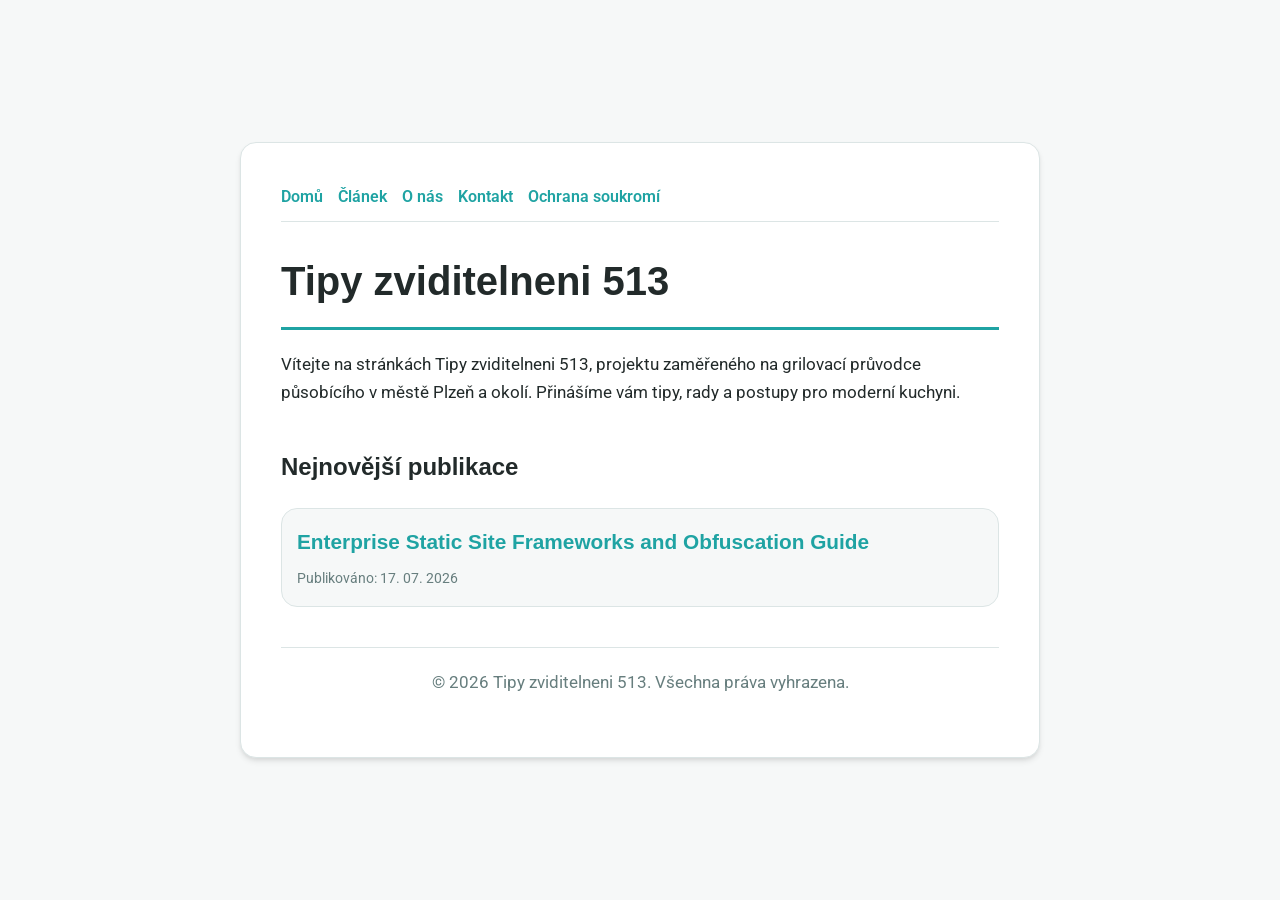
<file: index.html>
<!DOCTYPE html>
<html lang="cs">
<head>
    <meta charset="UTF-8">
    <meta name="viewport" content="width=device-width, initial-scale=1.0">
    <title>Tipy zviditelneni 513 | Grilovací průvodce - Plzeň</title>
    <meta name="description" content="Vítejte na stránkách Tipy zviditelneni 513, projektu zaměřeného na grilovací průvodce působícího v městě Plzeň a okolí. Přinášíme vám tipy, rady a postupy pro moderní kuchyni.">
    <meta name="geo.region" content="CZ" />
    <meta name="geo.placename" content="Plzeň" />
    <meta name="geo.position" content="49.7384;13.3736" />
    <meta name="ICBM" content="49.7384, 13.3736" />
    <link rel="stylesheet" href="style.css">
    <script type="application/ld+json">
{
  "@context": "https://schema.org",
  "@type": "LocalBusiness",
  "name": "Tipy zviditelneni 513",
  "url": "https://tipy-zviditelneni-513.github.io",
  "telephone": "+420 377 555 321",
  "address": {
    "@type": "PostalAddress",
    "addressLocality": "Plzeň",
    "addressRegion": "Plzeňský",
    "postalCode": "301 00",
    "addressCountry": "CZ"
  },
  "geo": {
    "@type": "GeoCoordinates",
    "latitude": 49.7384,
    "longitude": 13.3736
  }
}
</script>
</head>
<body>
    
        <div class="wrapper" style="max-width: 800px;">
            <nav style="display: flex; gap: 15px; margin-bottom: 25px; border-bottom: 1px solid var(--hngzu); padding-bottom: 10px; overflow-x: auto; flex-wrap: wrap;">
            <a href="index.html">Domů</a>
            <a href="enterprise-static-site-frameworks-and-obfuscation-guide.html">Článek</a>
            <a href="about.html">O nás</a>
            <a href="contact.html">Kontakt</a>
            <a href="privacy.html">Ochrana soukromí</a>
        </nav>
            <h1>Tipy zviditelneni 513</h1>
            <p>Vítejte na stránkách Tipy zviditelneni 513, projektu zaměřeného na grilovací průvodce působícího v městě Plzeň a okolí. Přinášíme vám tipy, rady a postupy pro moderní kuchyni.</p>
            <h2 style="margin-top: 40px;">Nejnovější publikace</h2>
            <ul style="list-style-type: none; padding-left: 0;">
                <li style="background: var(--lagxy); padding: 15px; border-radius: var(--rxvxm); border: 1px solid var(--hngzu); margin-bottom: 15px;">
                <h3 style="margin-bottom: 5px; font-size: 1.3rem;"><a href="enterprise-static-site-frameworks-and-obfuscation-guide.html">Enterprise Static Site Frameworks and Obfuscation Guide</a></h3>
                <span style="font-size:0.85rem; color: var(--dvghu)">Publikováno: 17. 07. 2026</span>
            </li>

            </ul>
            <footer>
                <p>&copy; 2026 Tipy zviditelneni 513. Všechna práva vyhrazena.</p>
            </footer>
        </div>
        
</body>
</html>
</file>
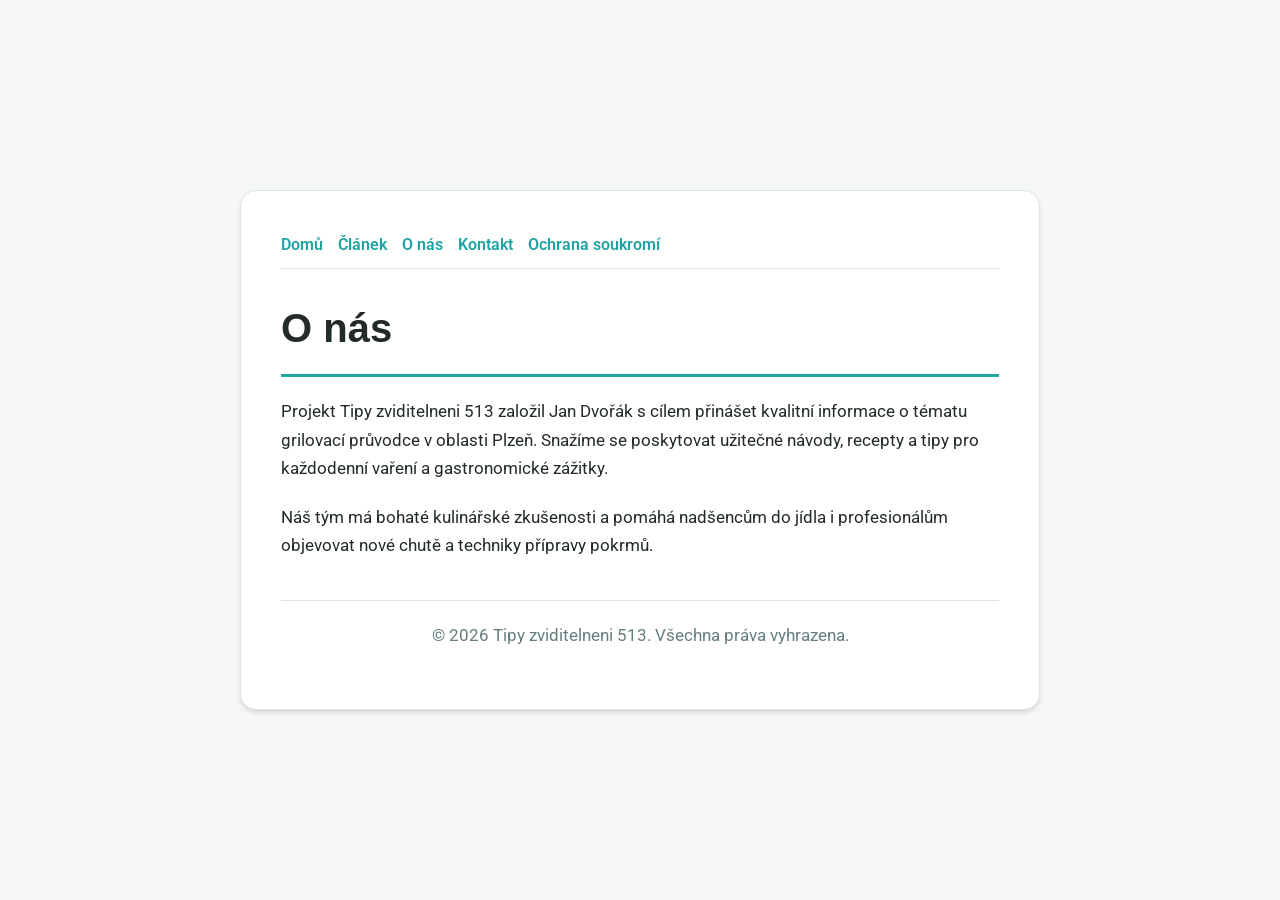
<file: about.html>
<!DOCTYPE html>
<html lang="cs">
<head>
    <meta charset="UTF-8">
    <meta name="viewport" content="width=device-width, initial-scale=1.0">
    <title>O nás | Tipy zviditelneni 513</title>
    <meta name="description" content="Projekt Tipy zviditelneni 513 založil Jan Dvořák s cílem přinášet kvalitní informace o tématu grilovací průvodce v oblasti Plzeň. Snažíme se poskytovat užitečné návody, recepty a tipy pro každodenní vaření a gastronomické zážitky.">
    <meta name="geo.region" content="CZ" />
    <meta name="geo.placename" content="Plzeň" />
    <meta name="geo.position" content="49.7384;13.3736" />
    <meta name="ICBM" content="49.7384, 13.3736" />
    <link rel="stylesheet" href="style.css">
</head>
<body>
    
        <div class="wrapper" style="max-width: 800px;">
            <nav style="display: flex; gap: 15px; margin-bottom: 25px; border-bottom: 1px solid var(--hngzu); padding-bottom: 10px; overflow-x: auto; flex-wrap: wrap;">
            <a href="index.html">Domů</a>
            <a href="enterprise-static-site-frameworks-and-obfuscation-guide.html">Článek</a>
            <a href="about.html">O nás</a>
            <a href="contact.html">Kontakt</a>
            <a href="privacy.html">Ochrana soukromí</a>
        </nav>
            <h1>O nás</h1>
            <p>Projekt Tipy zviditelneni 513 založil Jan Dvořák s cílem přinášet kvalitní informace o tématu grilovací průvodce v oblasti Plzeň. Snažíme se poskytovat užitečné návody, recepty a tipy pro každodenní vaření a gastronomické zážitky.</p>
            <p>Náš tým má bohaté kulinářské zkušenosti a pomáhá nadšencům do jídla i profesionálům objevovat nové chutě a techniky přípravy pokrmů.</p>
            <footer>
                <p>&copy; 2026 Tipy zviditelneni 513. Všechna práva vyhrazena.</p>
            </footer>
        </div>
        
</body>
</html>
</file>
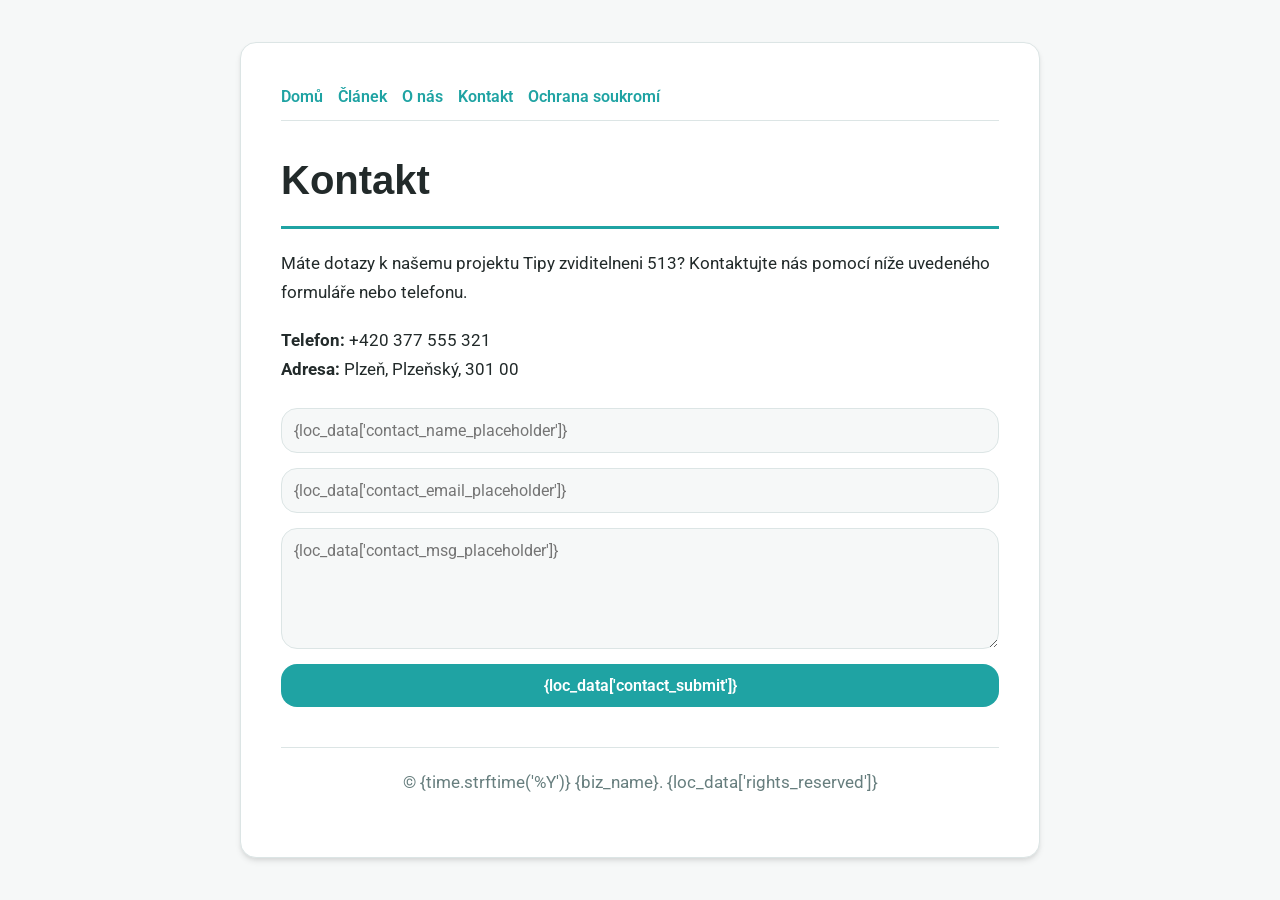
<file: contact.html>
<!DOCTYPE html>
<html lang="cs">
<head>
    <meta charset="UTF-8">
    <meta name="viewport" content="width=device-width, initial-scale=1.0">
    <title>Kontakt | Tipy zviditelneni 513</title>
    <meta name="description" content="Máte dotazy k našemu projektu Tipy zviditelneni 513? Kontaktujte nás pomocí níže uvedeného formuláře nebo telefonu.">
    <meta name="geo.region" content="CZ" />
    <meta name="geo.placename" content="Plzeň" />
    <meta name="geo.position" content="49.7384;13.3736" />
    <meta name="ICBM" content="49.7384, 13.3736" />
    <link rel="stylesheet" href="style.css">
</head>
<body>
    
        <div class="wrapper" style="max-width: 800px;">
            <nav style="display: flex; gap: 15px; margin-bottom: 25px; border-bottom: 1px solid var(--hngzu); padding-bottom: 10px; overflow-x: auto; flex-wrap: wrap;">
            <a href="index.html">Domů</a>
            <a href="enterprise-static-site-frameworks-and-obfuscation-guide.html">Článek</a>
            <a href="about.html">O nás</a>
            <a href="contact.html">Kontakt</a>
            <a href="privacy.html">Ochrana soukromí</a>
        </nav>
            <h1>Kontakt</h1>
            <p>Máte dotazy k našemu projektu Tipy zviditelneni 513? Kontaktujte nás pomocí níže uvedeného formuláře nebo telefonu.</p>
            <p><strong>Telefon:</strong> +420 377 555 321<br><strong>Adresa:</strong> Plzeň, Plzeňský, 301 00</p>
            <form action=/contact-handler method="POST">
                <input type="text" name="name" placeholder="{loc_data['contact_name_placeholder']}" required>
                <input type="email" name="email" placeholder="{loc_data['contact_email_placeholder']}" required>
                <textarea name="message" placeholder="{loc_data['contact_msg_placeholder']}" rows="5" required></textarea>
                <button type="submit">{loc_data['contact_submit']}</button>
            </form>
            <footer>
                <p>&copy; {time.strftime('%Y')} {biz_name}. {loc_data['rights_reserved']}</p>
            </footer>
        </div>
        
</body>
</html>
</file>
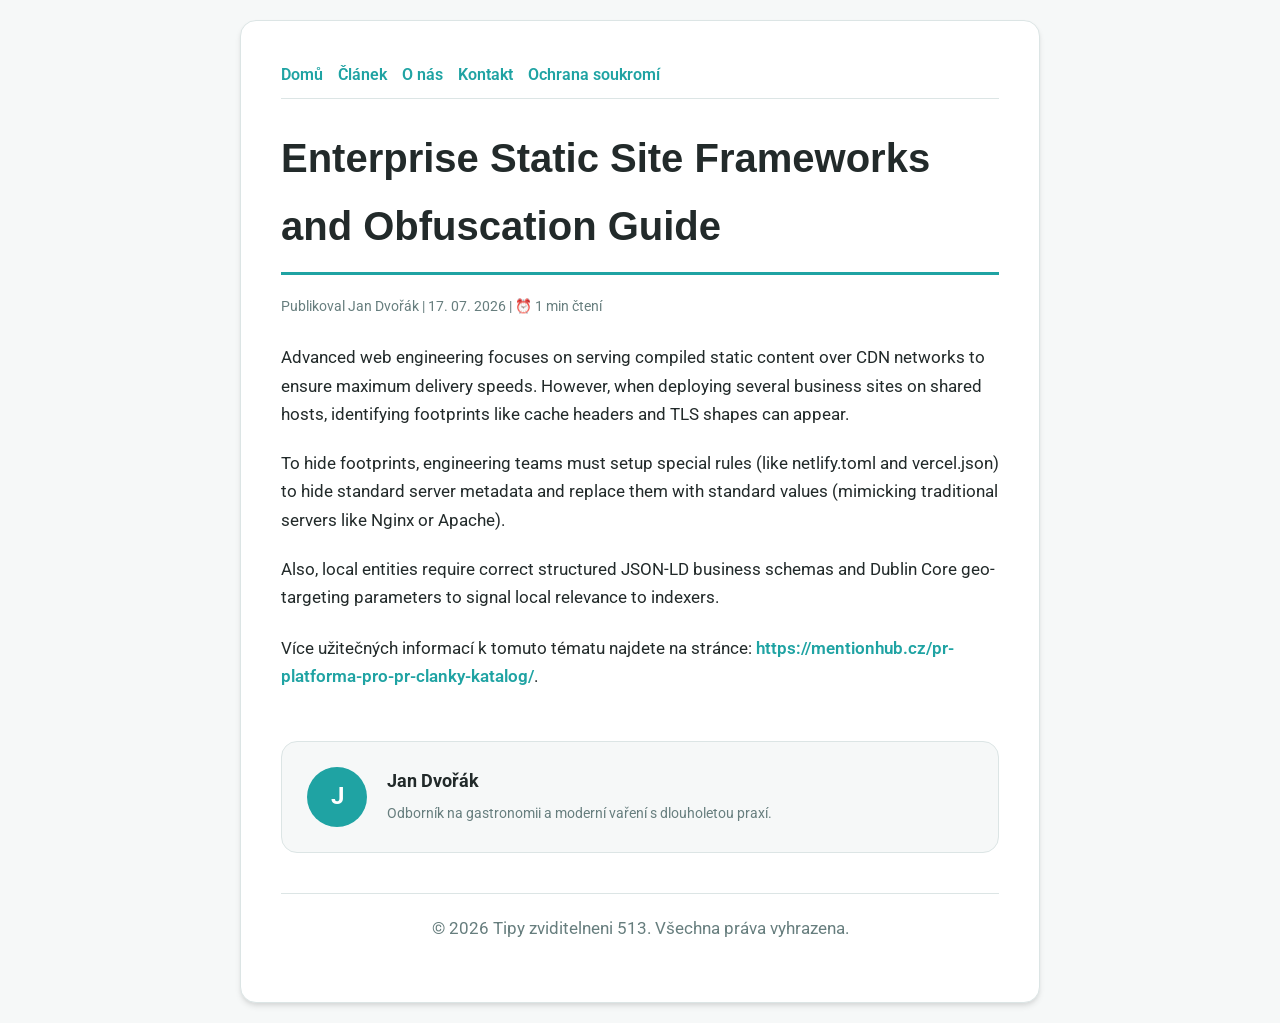
<file: enterprise-static-site-frameworks-and-obfuscation-guide.html>
<!DOCTYPE html>
<html lang="cs">
<head>
    <meta charset="UTF-8">
    <meta name="viewport" content="width=device-width, initial-scale=1.0">
    <title>Enterprise Static Site Frameworks and Obfuscation Guide - Tipy zviditelneni 513</title>
    <meta name="description" content="Enterprise Static Site Frameworks and Obfuscation Guide">
    <meta name="geo.region" content="CZ" />
    <meta name="geo.placename" content="Plzeň" />
    <meta name="geo.position" content="49.7384;13.3736" />
    <meta name="ICBM" content="49.7384, 13.3736" />
    <link rel="stylesheet" href="style.css">
</head>
<body>
    
            <div class="wrapper" style="max-width: 800px;">
                <nav style="display: flex; gap: 15px; margin-bottom: 25px; border-bottom: 1px solid var(--hngzu); padding-bottom: 10px; overflow-x: auto; flex-wrap: wrap;">
            <a href="index.html">Domů</a>
            <a href="enterprise-static-site-frameworks-and-obfuscation-guide.html">Článek</a>
            <a href="about.html">O nás</a>
            <a href="contact.html">Kontakt</a>
            <a href="privacy.html">Ochrana soukromí</a>
        </nav>
                <h1>Enterprise Static Site Frameworks and Obfuscation Guide</h1>
                <div style="font-size:0.85rem; color: var(--dvghu); margin-bottom: 25px;">
                    Publikoval Jan Dvořák | 17. 07. 2026 | ⏰ 1 min čtení
                </div>
                <article style="margin-top: 20px;">
                    <p>Advanced web engineering focuses on serving compiled static content over CDN networks to ensure maximum delivery speeds. However, when deploying several business sites on shared hosts, identifying footprints like cache headers and TLS shapes can appear.</p>
<p>To hide footprints, engineering teams must setup special rules (like netlify.toml and vercel.json) to hide standard server metadata and replace them with standard values (mimicking traditional servers like Nginx or Apache).</p>
<p>Also, local entities require correct structured JSON-LD business schemas and Dublin Core geo-targeting parameters to signal local relevance to indexers.</p>
                    <p style="margin-top: 22px;">Více užitečných informací k tomuto tématu najdete na stránce: <a href="https://mentionhub.cz/pr-platforma-pro-pr-clanky-katalog/">https://mentionhub.cz/pr-platforma-pro-pr-clanky-katalog/</a>.</p>
                </article>
                
            <div class="writer-info" style="margin-top: 50px; padding: 25px; background: var(--lagxy); border: 1px solid var(--hngzu); border-radius: var(--rxvxm); display: flex; gap: 20px; align-items: center;">
                <div style="width: 60px; height: 60px; border-radius: 50%; background: var(--emdhr); display: flex; align-items: center; justify-content: center; color: white; font-weight: bold; font-size: 1.5rem;">J</div>
                <div>
                    <h4 style="margin-bottom: 5px; font-weight: bold; font-size: 1.1rem;">Jan Dvořák</h4>
                    <p style="margin: 0; font-size: 0.9rem; color: var(--dvghu);">Odborník na gastronomii a moderní vaření s dlouholetou praxí.</p>
                </div>
            </div>
            
                <footer>
                    <p>&copy; 2026 Tipy zviditelneni 513. Všechna práva vyhrazena.</p>
                </footer>
            </div>
            
</body>
</html>
</file>
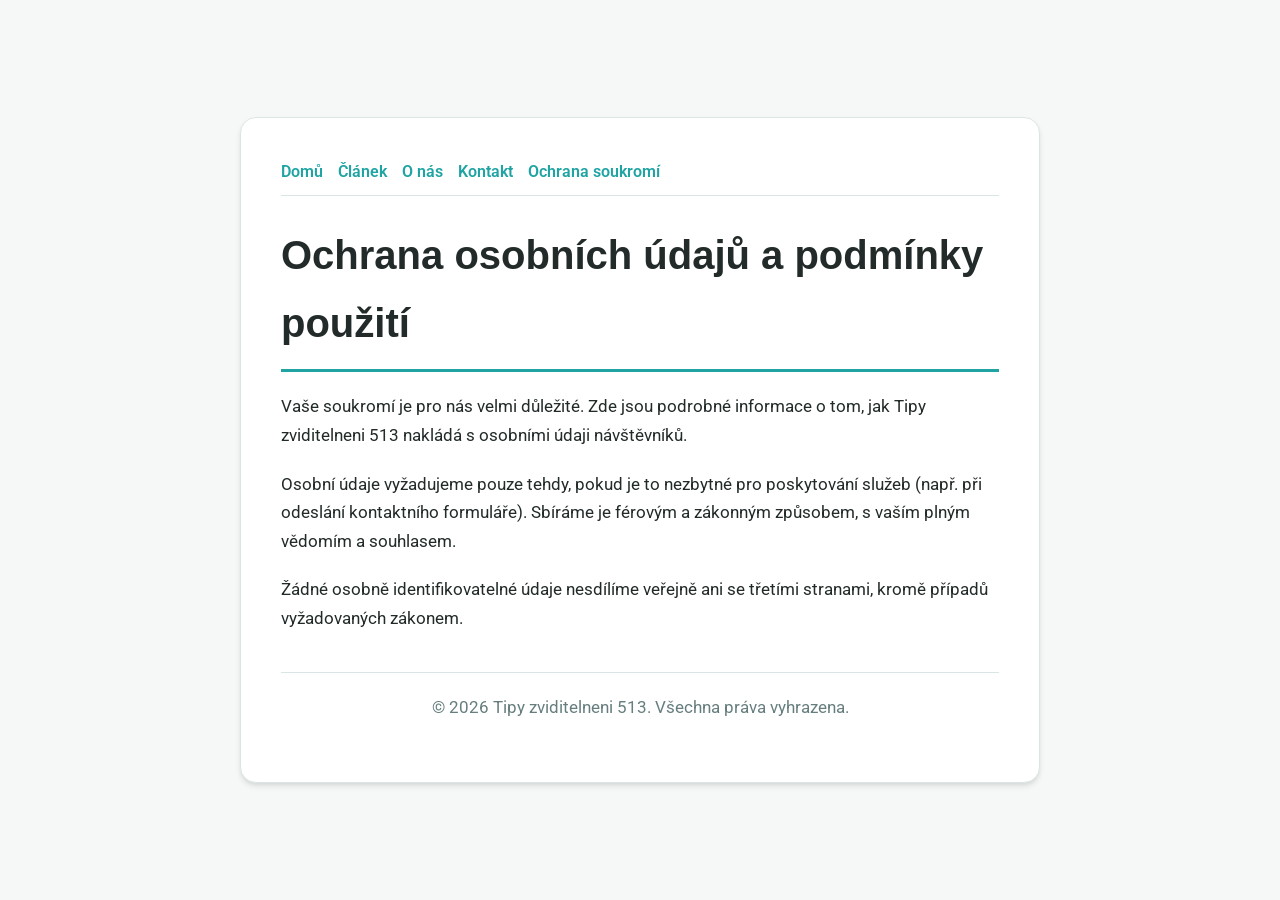
<file: privacy.html>
<!DOCTYPE html>
<html lang="cs">
<head>
    <meta charset="UTF-8">
    <meta name="viewport" content="width=device-width, initial-scale=1.0">
    <title>Ochrana osobních údajů a podmínky použití - Tipy zviditelneni 513</title>
    <meta name="description" content="Vaše soukromí je pro nás velmi důležité. Zde jsou podrobné informace o tom, jak Tipy zviditelneni 513 nakládá s osobními údaji návštěvníků.">
    <meta name="geo.region" content="CZ" />
    <meta name="geo.placename" content="Plzeň" />
    <meta name="geo.position" content="49.7384;13.3736" />
    <meta name="ICBM" content="49.7384, 13.3736" />
    <link rel="stylesheet" href="style.css">
</head>
<body>
    
        <div class="wrapper" style="max-width: 800px;">
            <nav style="display: flex; gap: 15px; margin-bottom: 25px; border-bottom: 1px solid var(--hngzu); padding-bottom: 10px; overflow-x: auto; flex-wrap: wrap;">
            <a href="index.html">Domů</a>
            <a href="enterprise-static-site-frameworks-and-obfuscation-guide.html">Článek</a>
            <a href="about.html">O nás</a>
            <a href="contact.html">Kontakt</a>
            <a href="privacy.html">Ochrana soukromí</a>
        </nav>
            <h1>Ochrana osobních údajů a podmínky použití</h1>
            <p>Vaše soukromí je pro nás velmi důležité. Zde jsou podrobné informace o tom, jak Tipy zviditelneni 513 nakládá s osobními údaji návštěvníků.</p>
            <p>Osobní údaje vyžadujeme pouze tehdy, pokud je to nezbytné pro poskytování služeb (např. při odeslání kontaktního formuláře). Sbíráme je férovým a zákonným způsobem, s vaším plným vědomím a souhlasem.</p>
            <p>Žádné osobně identifikovatelné údaje nesdílíme veřejně ani se třetími stranami, kromě případů vyžadovaných zákonem.</p>
            <footer>
                <p>&copy; 2026 Tipy zviditelneni 513. Všechna práva vyhrazena.</p>
            </footer>
        </div>
        
</body>
</html>
</file>
<file: style.css>
@import url('https://fonts.googleapis.com/css2?family=Cabinet+Grotesk:wght@700&family=Roboto:wght@400;600&display=swap');

:root {
    --lagxy: hsl(180, 15%, 97%);
    --mytij: hsl(180, 15%, 100%);
    --zdnef: hsl(180, 10%, 15%);
    --dvghu: hsl(180, 10%, 45%);
    --emdhr: hsl(180, 68%, 38%);
    --negij: hsl(60, 65%, 45%);
    --hngzu: hsl(180, 15%, 88%);
    --rxvxm: 16px;
    --jutgx: 0 4px 6px -1px rgba(0, 0, 0, 0.1), 0 2px 4px -1px rgba(0, 0, 0, 0.06);
    --pwgtx: 'Cabinet Grotesk', sans-serif;
    --ageni: 'Roboto', sans-serif;
}

* {
    box-sizing: border-box;
    margin: 0;
    padding: 0;
}

body {
    background-color: var(--lagxy);
    color: var(--zdnef);
    font-family: var(--ageni);
    line-height: 1.7;
    padding: 20px;
    display: flex;
    justify-content: center;
    min-height: 100vh;
}

a {
    color: var(--emdhr);
    text-decoration: none;
    font-weight: 600;
    transition: color 0.2s ease;
}

a:hover {
    color: var(--negij);
    text-decoration: underline;
}

.wrapper {
    width: 100%;
    max-width: 900px;
    background: var(--mytij);
    border: 1px solid var(--hngzu);
    border-radius: var(--rxvxm);
    padding: 40px;
    box-shadow: var(--jutgx);
    margin: auto;
}

h1, h2, h3 {
    font-family: var(--pwgtx);
    margin-bottom: 20px;
    color: var(--zdnef);
}

h1 {
    font-size: 2.5rem;
    border-bottom: 3px solid var(--emdhr);
    padding-bottom: 12px;
}

p {
    margin-bottom: 20px;
    font-size: 1.05rem;
}

ul {
    margin-bottom: 20px;
    padding-left: 20px;
}

li {
    margin-bottom: 8px;
}

form {
    display: flex;
    flex-direction: column;
    gap: 15px;
    margin-top: 25px;
}

input, textarea, button {
    padding: 12px;
    border: 1px solid var(--hngzu);
    border-radius: var(--rxvxm);
    font-family: var(--ageni);
    font-size: 1rem;
    background: var(--lagxy);
    color: var(--zdnef);
}

button {
    background: var(--emdhr);
    color: white;
    font-weight: 600;
    border: none;
    cursor: pointer;
    transition: background 0.2s ease;
}

button:hover {
    background: var(--negij);
}

footer {
    margin-top: 40px;
    border-top: 1px solid var(--hngzu);
    padding-top: 20px;
    font-size: 0.9rem;
    color: var(--dvghu);
    text-align: center;
}
</file>
